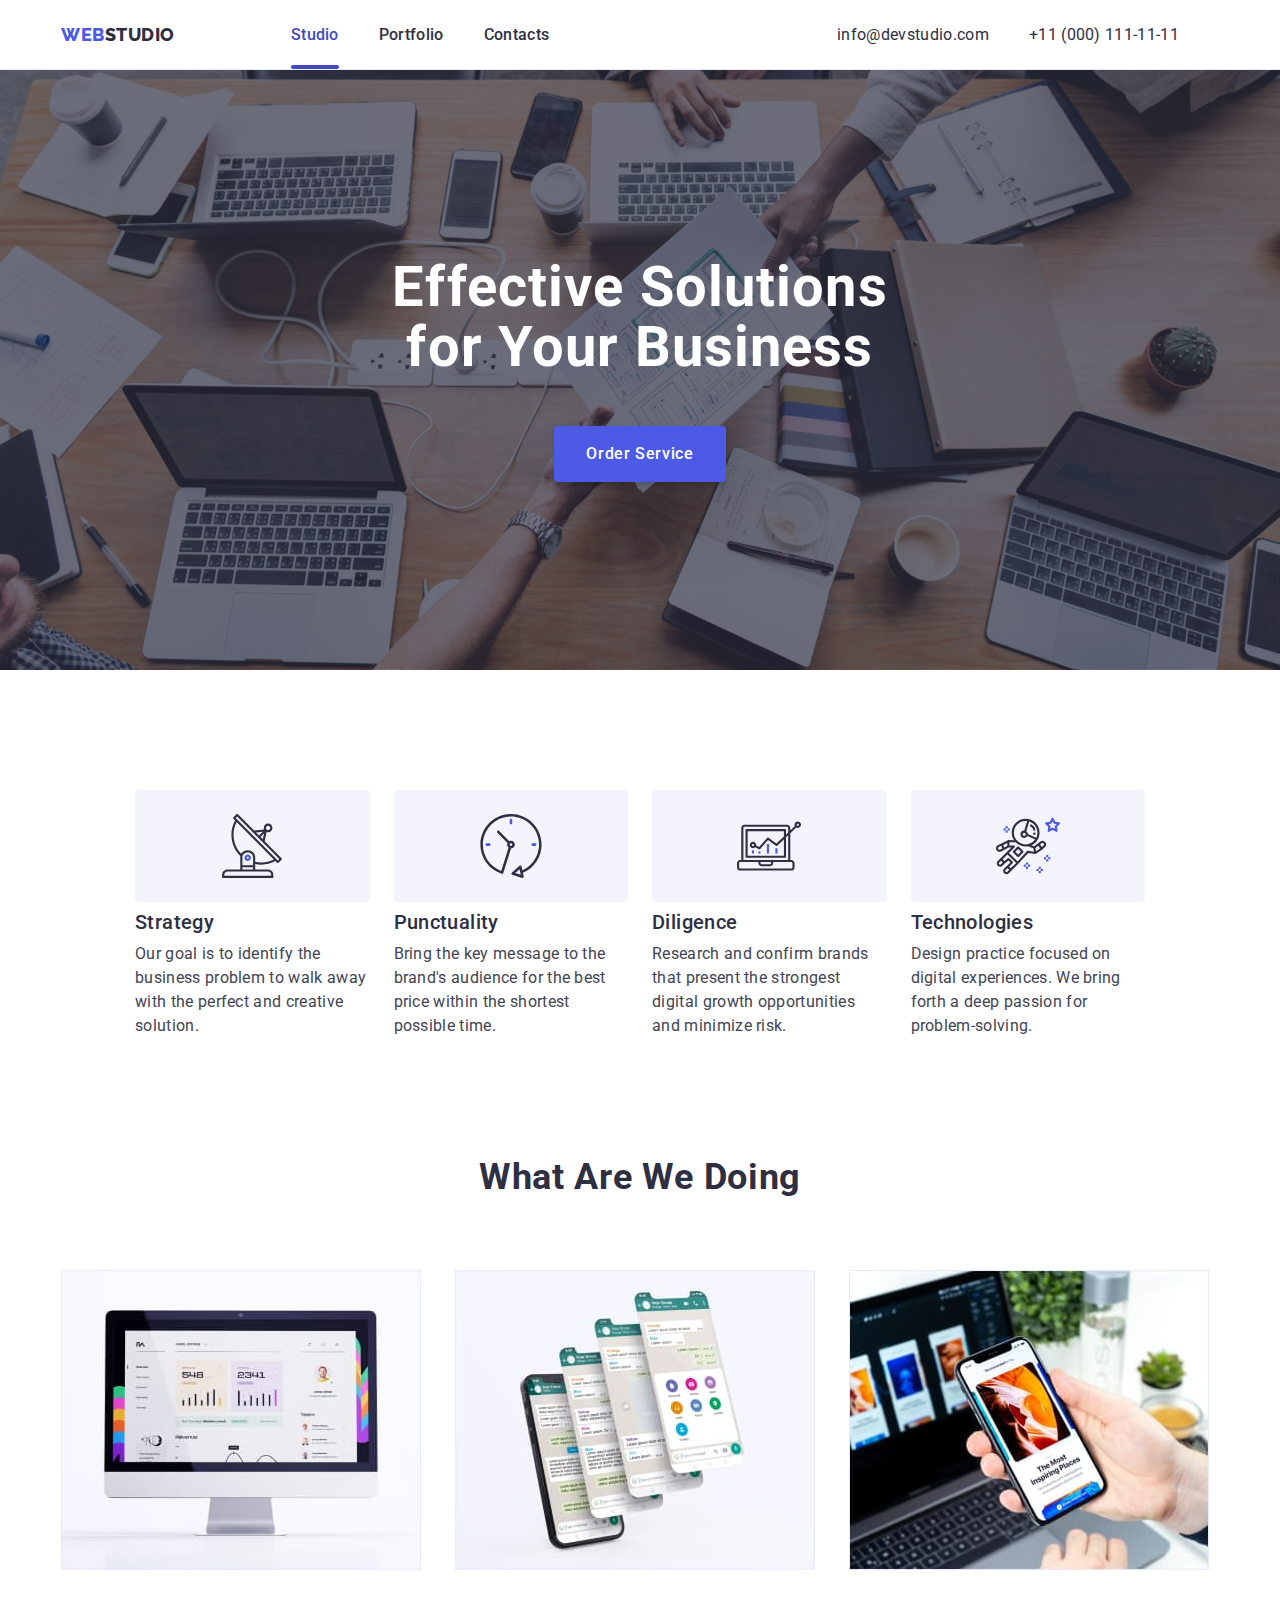
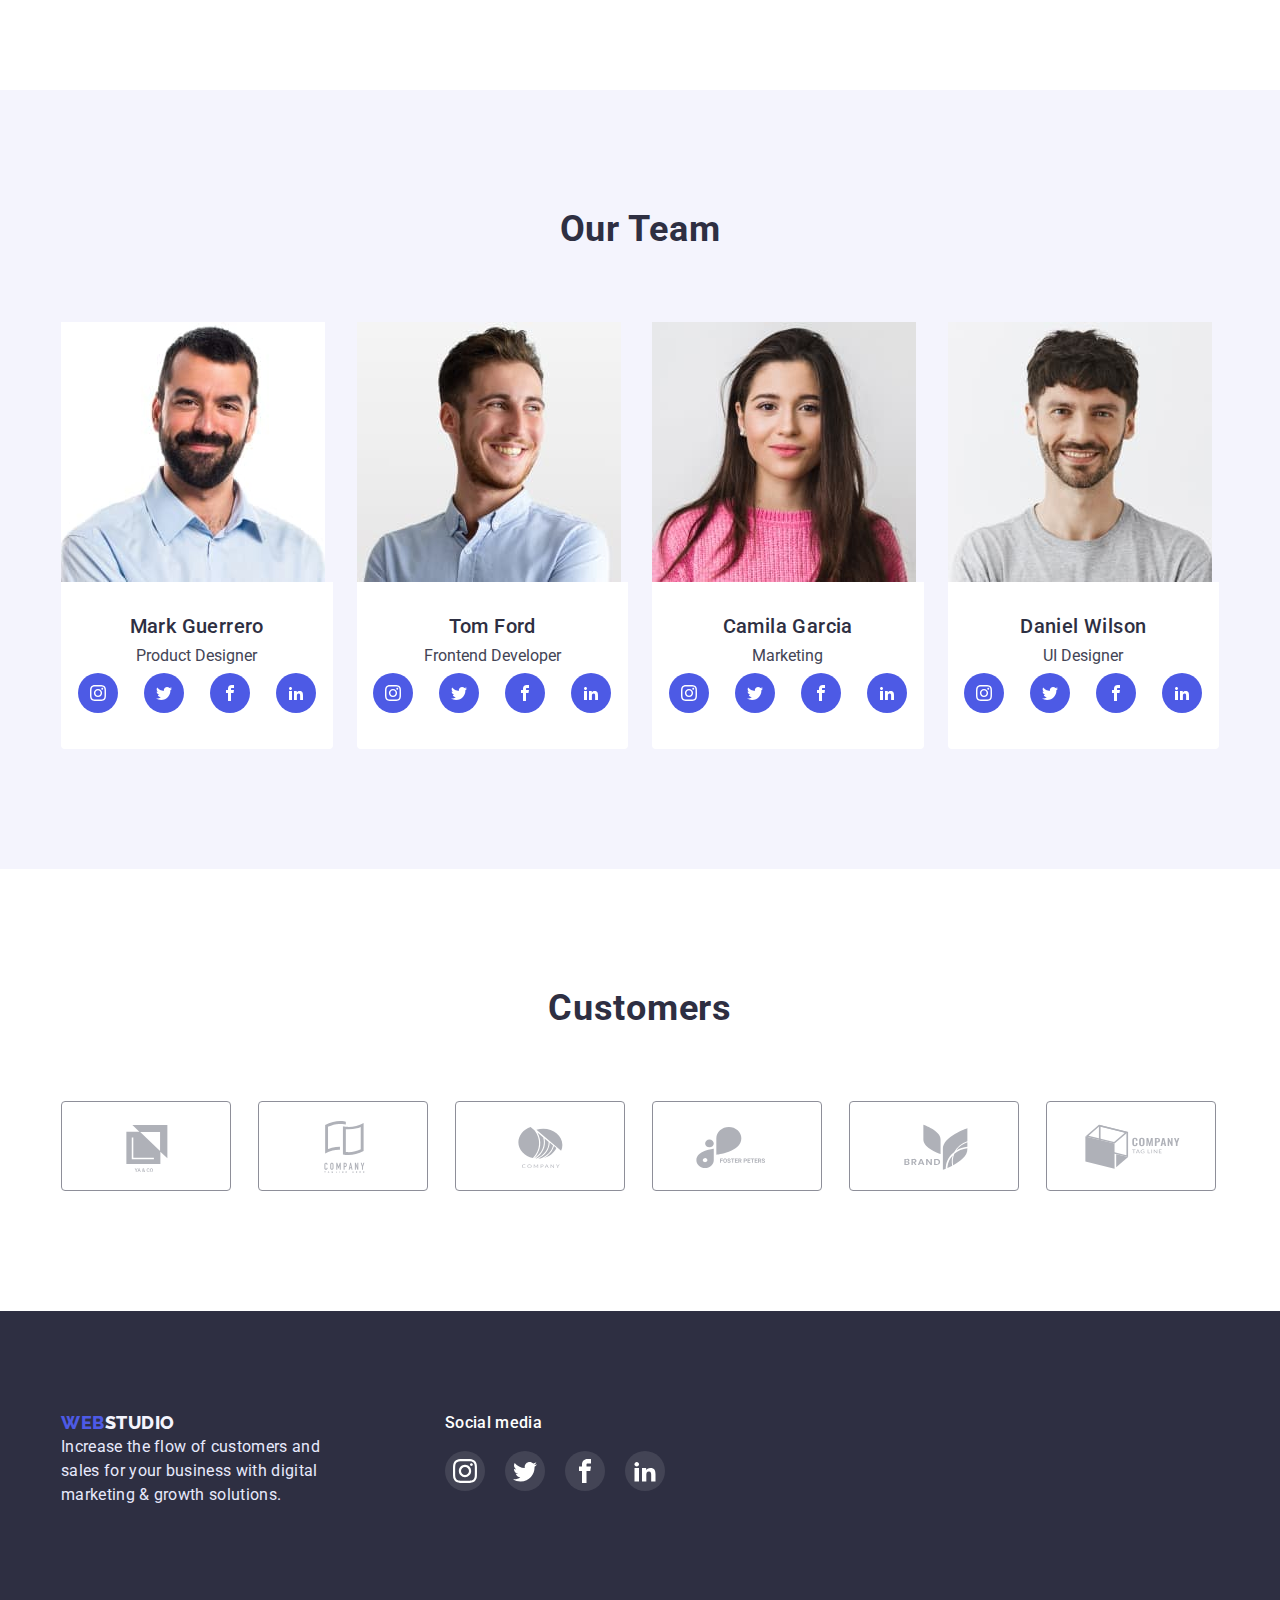
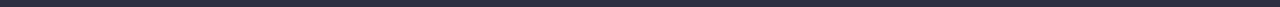
<file: index.html>
<!DOCTYPE html>
<html lang="en">
<head>
    <meta charset="UTF-8">
    <meta http-equiv="X-UA-Compatible" content="IE=edge">
    <meta name="viewport" content="width=device-width, initial-scale=1.0">
    <title>WebStudio</title>
    <link rel="preconnect" href="https://fonts.googleapis.com">
    <link rel="preconnect" href="https://fonts.gstatic.com" crossorigin>
    <link href="https://fonts.googleapis.com/css2?family=Raleway:wght@800&family=Roboto:wght@400;500;700;900&display=swap" rel="stylesheet">

    <link rel="stylesheet" href="https://cdnjs.cloudflare.com/ajax/libs/modern-normalize/1.1.0/modern-normalize.min.css" integrity="sha512-wpPYUAdjBVSE4KJnH1VR1HeZfpl1ub8YT/NKx4PuQ5NmX2tKuGu6U/JRp5y+Y8XG2tV+wKQpNHVUX03MfMFn9Q==" crossorigin="anonymous" referrerpolicy="no-referrer" />
<link rel="stylesheet" href="./css/styles.css">
</head>
<body>
    <!--Head-->
    <header class="header">
            <div class="container"><div class="header-justify">
        <nav class="header-nav">
            <a class="first-logo"
            href="./index.html">Web<span class="second-logo link">Studio</span></a>
            <ul class="list nav-list">
                <li class="header-item"><a href="./index.html" class="header-link  current">Studio</a></li>
                <li class="header-item"><a href="./portfolio.html" class="header-link link active">Portfolio</a></li>
                <li class="header-item"><a href="#" class="header-link link active">Contacts</a></li>
            </ul>
            
        </nav>
        <address class="contact-list">
             <ul class="contact-list list">
                <li class="contact-item"><a class="contact-mail link active"
                    href="mailto:info@devstudio.com">info@devstudio.com</a>
                <li class="contact-item"><a class="contact-mail link active"
                    href="tel:+110001111111">+11 (000) 111-11-11</a>
                </li>
            </ul>
        </address>
        </div>
        </div>
    </header>
    <!--Main-->
    <main>
    <!--Hero-->
    <!--Section 1-->
        <section class="hero">
            <div class="container">
            <h1 class="hero-title">Effective Solutions for Your Business</h1>
            <button type="button" class="button-hero" data-modal-open>Order Service</button>
            </div>
        </section>
        <!--/Section 1-->
       <!--Section 2-->
       <section class="section features-section">
        <h2 class="visually-hidden">Adantages</h2>
        <div class="container">
        <ul class="features-list">
        <li class="features-item item">
            <div class="item-box">
                <svg class="features-list-icon" width="64" height="64">
                    <use href="./images/sprite-3.svg#antenna"></use>
                </svg>
            </div>
        <h3 class="features-title">Strategy</h3>
       <p class="features-desc"> Our goal is to identify the business
        problem to walk away with the perfect and creative solution.</p>
        </li>
        <li class="features-item item">
            <div class="item-box">
                <svg class="features-list-icon" width="64" height="64">
                    <use href="./images/sprite-3.svg#clock"></use>
                </svg>
            </div>
        <h3 class="features-title">Punctuality</h3>
        <p class="features-desc">Bring the key message to the brand's audience for the best price within the shortest possible time.</p>
        </li>
        <li class="features-item item">
            <div class="item-box">
                <svg class="features-list-icon" width="64" height="64">
                    <use href="./images/sprite-3.svg#diagram"></use>
                </svg>
            </div>
        <h3 class="features-title">Diligence</h3>
        <p class="features-desc">Research and confirm brands that present the strongest digital growth opportunities and minimize risk.</p>
        </li>
        <li class="features-item item">
            <div class="item-box">
                <svg class="features-list-icon" width="64" height="64">
                    <use href="./images/sprite-3.svg#astronaut"></use>
                </svg>
            </div>
        <h3 class="features-title">Technologies</h3>
        <p class="features-desc">Design practice focused on digital experiences. We bring forth a deep passion for problem-solving.</p>
        </li>
        </ul>
        </div>
    </section>
    <!--/Section 2-->
<!--Section 3-->
<section class="abilities-section">
    <div class="container">
<h2 class="headline">What Are We Doing </h2>
<ul class="abilities-set">
    <li class="card-item"><img src="./images/rectangle-computer.jpg" width="360" alt="Computer"></li>
    <li class="card-item"><img src="./images/rectangle-screens.jpg" width="360" alt="Screens"></li>
    <li class="card-item"><img src="./images/rectangle-phone.jpg" width="360" alt="Phone and computer"></li>
</ul>
</div>
</section>
<!--/Section 3-->
<!--Section 4-->
<section class="team-section">
    <div class="container">
<h2 class="header-team">Our Team</h2>
<ul class="list team-list">
<li class="item"><img src="./images/new.jpg" width="264" alt="Man">
    <div class="team-descr">
    <h3 class="about-title">Mark Guerrero</h3>
    <p class="about-subtitle">Product Designer</p>
    <ul class="social-list list">
        <li class="social-list-item">
        <a href="" class="social-list-link">
            <svg class="social-list-icon" width="16" height="16">
            <use href="./images/sprite-3.svg#instagram"></use>
            </svg>
            </a>
            </li>
            <li class="social-list-item">
            <a href="" class="social-list-link">
                <svg class="social-list-icon" width="16" height="16">
                <use href="./images/sprite-3.svg#twitter"></use>
                </svg>
                </a>
            </li>
                <li class="social-list-item">
                <a href="" class="social-list-link">
                    <svg class="social-list-icon" width="16" height="16">
                    <use href="./images/sprite-3.svg#facebook"></use>
                    </svg>
                    </a>
                </li>
                    <li class="social-list-item">
                    <a href="" class="social-list-link">
                        <svg class="social-list-icon" width="16" height="16">
                        <use href="./images/sprite-3.svg#linkedin"></use>
                        </svg>
                        </a>
            </li>
            </ul>
    </div>
</li>
<li class="item"><img src="./images/new1.jpg" width="264" alt="Man">
    <div class="team-descr">
    <h3 class="about-title">Tom Ford</h3>
    <p class="about-subtitle">Frontend Developer</p>
    <ul class="social-list list">
        <li class="social-list-item">
        <a href="" class="social-list-link">
            <svg class="social-list-icon" width="16" height="16">
            <use href="./images/sprite-3.svg#instagram"></use>
            </svg>
        </a>
        </li>
        <li class="social-list-item">
            <a href="" class="social-list-link">
                <svg class="social-list-icon" width="16" height="16">
                <use href="./images/sprite-3.svg#twitter"></use>
                </svg>
                </a>
                </li>
                <li class="social-list-item">
                <a href="" class="social-list-link">
                    <svg class="social-list-icon" width="16" height="16">
                    <use href="./images/sprite-3.svg#facebook"></use>
                    </svg>
                    </a>
                    </li>
                    <li class="social-list-item">
                    <a href="" class="social-list-link">
                        <svg class="social-list-icon" width="16" height="16">
                        <use href="./images/sprite-3.svg#linkedin"></use>
                        </svg>
                        </a>
            </li>
            </ul>
    </div>
</li>
<li class="item"><img src="./images/new2.jpg" width="264" alt="Woman">
    <div class="team-descr">
    <h3 class="about-title">Camila Garcia</h3>
    <p class="about-subtitle">Marketing</p>
    <ul class="social-list list">
        <li class="social-list-item">
        <a href="" class="social-list-link">
            <svg class="social-list-icon" width="16" height="16">
            <use href="./images/sprite-3.svg#instagram"></use>
            </svg>
            </a>
            </li>
            <li class="social-list-item">
            <a href="" class="social-list-link">
                <svg class="social-list-icon" width="16" height="16">
                <use href="./images/sprite-3.svg#twitter"></use>
                </svg>
                </a>
                </li>
                <li class="social-list-item">
                <a href="" class="social-list-link">
                    <svg class="social-list-icon" width="16" height="16">
                    <use href="./images/sprite-3.svg#facebook"></use>
                    </svg>
                    </a>
                    </li>
                    <li class="social-list-item">
                    <a href="" class="social-list-link">
                        <svg class="social-list-icon" width="16" height="16">
                        <use href="./images/sprite-3.svg#linkedin"></use>
                        </svg>
                        </a>
            </li>
            </ul>
            
    </div>
</li>
<li class="item"><img src="./images/new3.jpg" width="264" alt="Man">
    <div class="team-descr">
    <h3 class="about-title">Daniel Wilson</h3>
    <p class="about-subtitle">UI Designer</p>
    <ul class="social-list list">
        <li class="social-list-item">
        <a href="" class="social-list-link">
            <svg class="social-list-icon" width="16" height="16">
            <use href="./images/sprite-3.svg#instagram"></use>
            </svg>
            </a>
            </li>
            <li class="social-list-item">
            <a href="" class="social-list-link">
                <svg class="social-list-icon" width="16" height="16">
                <use href="./images/sprite-3.svg#twitter"></use>
                </svg>
                </a>
                </li>
                <li class="social-list-item">
                <a href="" class="social-list-link">
                    <svg class="social-list-icon" width="16" height="16">
                    <use href="./images/sprite-3.svg#facebook"></use>
                    </svg>
                    </a>
                    </li>
                    <li class="social-list-item">
                    <a href="" class="social-list-link">
                        <svg class="social-list-icon" width="16" height="16">
                        <use href="./images/sprite-3.svg#linkedin"></use>
                        </svg>
                        </a>
          
            </ul>
    </div>
</li>
</ul>
</div>
</section>
<!--/Section 4-->
<section class="customers-section">
<div class="container">
    <h2 class="clients-headline">Customers</h2>
    <ul class="clients-list list">
        <li class="clients-item">
            <a href="" class="clients-link link">
            <svg class="clients-icon" width="104" height="56">
                <use href="./images/sprite-3.svg#logo-5"></use>
            </svg>
        </a>
    </li>
    <li class="clients-item">
        <a href="" class="clients-link link">
        <svg class="clients-icon" width="104" height="56">
            <use href="./images/sprite-3.svg#logo-4"></use>
        </svg>
    </a>
</li> 
<li class="clients-item">
    <a href="" class="clients-link link">
    <svg class="clients-icon" width="104" height="56">
        <use href="./images/sprite-3.svg#logo-3"></use>
    </svg>
</a>
</li>
<li class="clients-item">
    <a href="" class="clients-link link">
    <svg class="clients-icon" width="104" height="56">
        <use href="./images/sprite-3.svg#logo-2"></use>
    </svg>
</a>
</li>
<li class="clients-item">
    <a href="" class="clients-link link">
    <svg class="clients-icon" width="104" height="56">
        <use href="./images/sprite-3.svg#logo-1"></use>
    </svg>
</a>
</li>
<li class="clients-item">
    <a href="" class="clients-link link">
    <svg class="clients-icon" width="104" height="56">
        <use href="./images/sprite-3.svg#logo-6"></use>
    </svg>
</a>
</li>
        </ul>
    </div>
    </section>
</main>
<!--/Main-->
    <!--Footer-->
    <footer class="page-footer">
        <div class="container">
            <div>
        <a class="footer-logo"
        href="./index.html">Web<span class="footer-second-logo link">Studio</span></a>
    <p class="footer-description"> Increase the flow of customers and sales for your business with digital marketing & growth solutions.</p>
</div>
<div class="footer-social-media">
<h3 class="footer-headline">Social media</h3>
<ul class="footer-social-list list">
    <li class="footer-social-item">
    <a href="" class="footer-social-link link">
        <svg class="footer-social-icon" width="24" height="24">
            <use href="./images/sprite-3.svg#instagram"></use>
        </svg>
    </a>
    </li>
    <li class="footer-social-item">
        <a href="" class="footer-social-link link">
            <svg class="footer-social-icon" width="24" height="24">
                <use href="./images/sprite-3.svg#twitter"></use>
            </svg>
        </a>
        </li>
        <li class="footer-social-item">
            <a href="" class="footer-social-link link">
                <svg class="footer-social-icon" width="24" height="24">
                    <use href="./images/sprite-3.svg#facebook"></use>
                </svg>
            </a>
            </li>
            <li class="footer-social-item">
                <a href="" class="footer-social-link link">
                    <svg class="footer-social-icon" width="24" height="24">
                        <use href="./images/sprite-3.svg#linkedin"></use>
                    </svg>
                </a>
                </li>
</ul>
</div>
</div>
</footer>
<div class="backdrop is-hidden" data-modal>
    <div class="modal">
        <button type="button" data-modal-close class="modal-close-btn">
            <svg class="modal-close-btn-icon" width="8" height="8">
                <use href="./images/sprite-3.svg#icon-Vector-2">
                </use>
            </svg>
        </button>
    </div>
    </div>
<!--/Footer-->
<script src="./main.js/modal.js"></script>
</body>
</html>
</file>
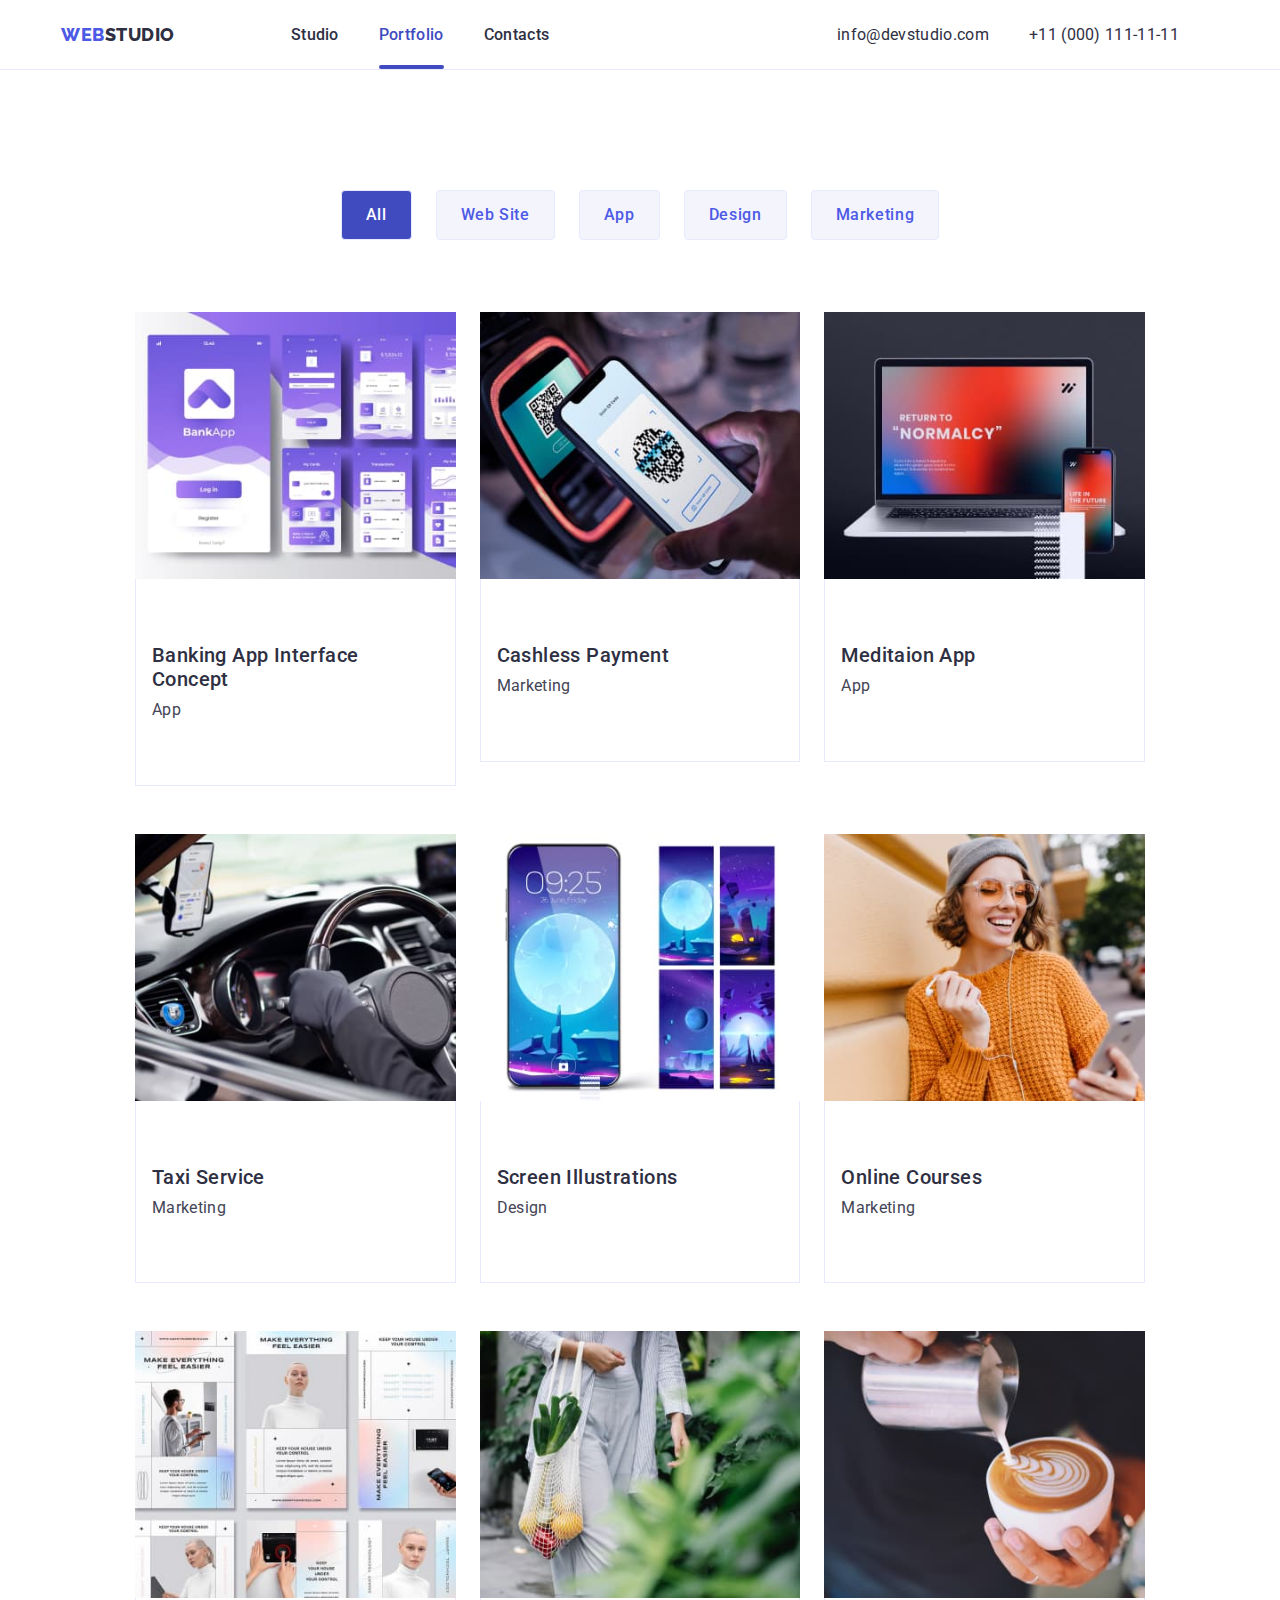
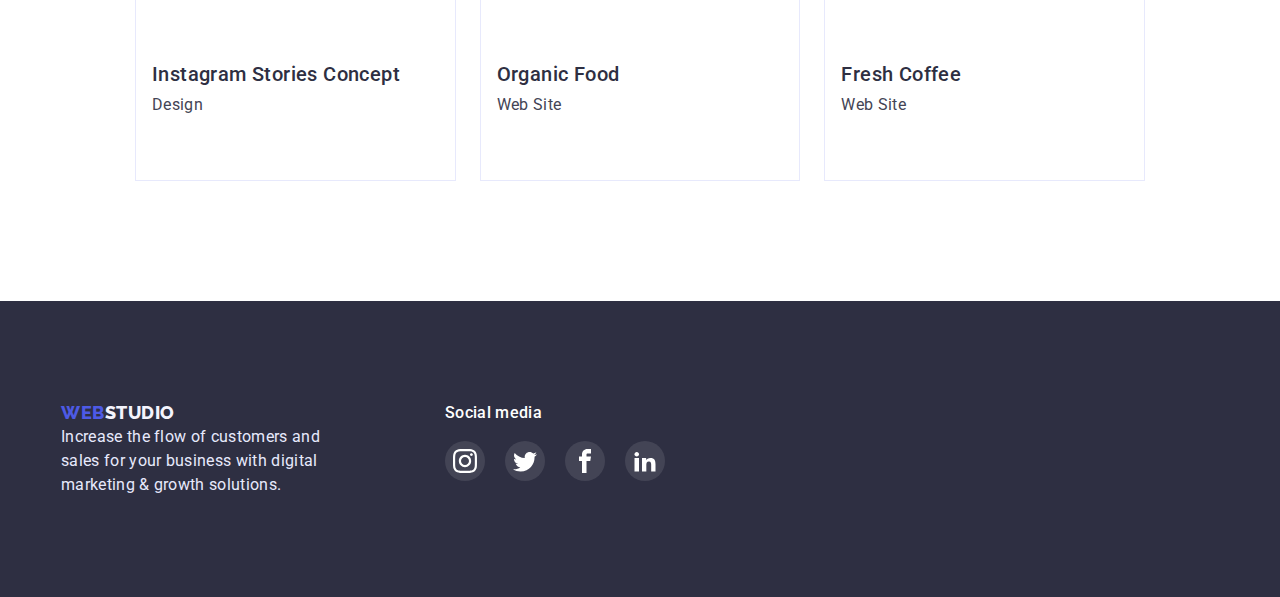
<file: portfolio.html>
<!DOCTYPE html>
<html lang="en">
<head>
    <meta charset="UTF-8">
    <meta http-equiv="X-UA-Compatible" content="IE=edge">
    <meta name="viewport" content="width=device-width, initial-scale=1.0">
    <title>Portfolio</title>
    <link rel="preconnect" href="https://fonts.googleapis.com">
    <link rel="preconnect" href="https://fonts.gstatic.com" crossorigin>
    <link href="https://fonts.googleapis.com/css2?family=Raleway:wght@800&family=Roboto:wght@400;500;700;900&display=swap" rel="stylesheet">
    <link rel="stylesheet" href="https://cdnjs.cloudflare.com/ajax/libs/modern-normalize/1.1.0/modern-normalize.min.css" integrity="sha512-wpPYUAdjBVSE4KJnH1VR1HeZfpl1ub8YT/NKx4PuQ5NmX2tKuGu6U/JRp5y+Y8XG2tV+wKQpNHVUX03MfMFn9Q==" crossorigin="anonymous" referrerpolicy="no-referrer" />
<link rel="stylesheet" href="./css/styles.css">
</head>

<body>
        <!--Head-->
    <header class="header">
        <div class="container"><div class="header-justify">
        <nav class="header-nav">
            <a class="first-logo"
            href="./index.html">Web<span class="second-logo link">Studio</span></a>
            <ul class="list nav-list">
                <li class="header-item"><a href="./index.html" class="header-link link">Studio</a></li>
                <li class="header-item"><a href="./portfolio.html" class="header-link current ">Portfolio</a></li>
                <li class="header-item"><a href="./portfolio.html" class="header-link link">Contacts</a></li>
            </ul>
        </nav>
        <address class="contact-list">
             <ul class="contact-list list">
                <li class="contact-item"><a class="contact-mail link"
                    href="mailto:info@devstudio.com">info@devstudio.com</a>
                <li class="contact-item"><a class="contact-tel link"
                    href="tel:+110001111111">+11 (000) 111-11-11</a>
                </li>
            </ul>
        </address>
        </div>
        </div>
    </header>
    <!--/Head-->
   <!--Main-->
   <main>
    <!--Hero section-->
        <section class="section about-hero-section">
            <div class="container">
            <h1 class="visually-hidden">Card and button list</h1>
            <ul class="about-button">
<li class="btn"><button type="button" class="button-primary">All</button></li>
<li class="btn"><button type="button" class="button-secondary">Web Site</button></li>
<li class="btn"><button type="button" class="button-secondary">App</button></li>
<li class="btn"><button type="button" class="button-secondary">Design</button></li>
<li class="btn"><button type="button" class="button-secondary">Marketing</button></li>          
            </ul>
        <ul class="about-list">
        <li class="about-item item">
            <a class="link" href="./portfolio.html">
                <div class="thumb">
            <img class="img" src="./images/image1.jpg" width="360" alt="Screens" height="300">
            <p class="thumb-overlay">14 Stylish and User-Friendly App Design Concepts·Task Manager App·Calorie Tracker App·Exotic Fruit Ecommerce App·Cloud Storage App</p>
            </div>
            <div class="img-text">
            <h2 class="item-subtitle">Banking App Interface Concept</h2>
            <p class="about-subtitle-text">App</p>
            </div>
            </a>
            </li>
        <li class="about-item item">
            <a class="link" href="./portfolio.html">
                <div class="thumb">
             <img src="./images/image2.jpg" width="360" alt="Qr-code" height="300">
             <p class="thumb-overlay">14 Stylish and User-Friendly App Design Concepts·Task Manager App·Calorie Tracker App·Exotic Fruit Ecommerce App·Cloud Storage App</p>
             </div>
            <div class="img-text">
             <h2 class="item-subtitle">Cashless Payment</h2>
            <p class="about-subtitle-text">Marketing</p>
            </div>
            </a>
            </li>
        <li class="about-item item">
            <a class="link" href="./portfolio.html">
                <div class="thumb">
            <img src="./images/image3.jpg" width="360" alt="Phone-computer" height="300">
            <p class="thumb-overlay">14 Stylish and User-Friendly App Design Concepts·Task Manager App·Calorie Tracker App·Exotic Fruit Ecommerce App·Cloud Storage App</p>
            </div>
            <div class="img-text">
            <h2 class="item-subtitle">Meditaion App</h2>
            <p class="about-subtitle-text">App</p>
            </div>
            </a>
            </li>
        <li class="about-item item">
            <a class="link" href="./portfolio.html">
                <div class="thumb">
            <img src="./images/image4.jpg" width="360" alt="Car" height="300">
            <p class="thumb-overlay">14 Stylish and User-Friendly App Design Concepts·Task Manager App·Calorie Tracker App·Exotic Fruit Ecommerce App·Cloud Storage App</p>
            </div>
            <div class="img-text">
            <h2 class="item-subtitle">Taxi Service</h2>
            <p class="about-subtitle-text">Marketing</p>
            </div>
            </a>
            </li>
        <li class="about-item item">
            <a class="link" href="./portfolio.html">
                <div class="thumb">
                <img src="./images/image5.jpg" width="360" alt="Wallpaper" height="300">
                <p class="thumb-overlay">14 Stylish and User-Friendly App Design Concepts·Task Manager App·Calorie Tracker App·Exotic Fruit Ecommerce App·Cloud Storage App</p>
                </div>
           <div class="img-text">
            <h2 class="item-subtitle"> Screen Illustrations</h2>
            <p class="about-subtitle-text">Design</p>
            </div>
            </a>
            </li>
        <li class="about-item item">
            <a class="link" href="./portfolio.html">
                <div class="thumb">
            <img src="./images/image6.jpg" width="360" alt="Girl" height="300">
            <p class="thumb-overlay">14 Stylish and User-Friendly App Design Concepts·Task Manager App·Calorie Tracker App·Exotic Fruit Ecommerce App·Cloud Storage App</p>
            </div>
            <div class="img-text">
            <h2 class="item-subtitle">Online Courses</h2>
            <p class="about-subtitle-text">Marketing</p>
            </div>
            </a>
            </li>
        <li class="about-item item">
            <a class="link" href="./portfolio.html">
                <div class="thumb">
             <img src="./images/image7.jpg" width="360" alt="Information" height="300">
             <p class="thumb-overlay">14 Stylish and User-Friendly App Design Concepts·Task Manager App·Calorie Tracker App·Exotic Fruit Ecommerce App·Cloud Storage App</p>
            </div>
                <div class="img-text">
             <h2 class="item-subtitle">Instagram Stories Concept</h2>
             <p class="about-subtitle-text">Design</p>
             </div>
             </a>
             </li>
        <li class="about-item item">
            <a class="link" href="./portfolio.html">
                <div class="thumb">
             <img src="./images/image8.jpg" width="360" alt="Woman-fruits" height="300">
             <p class="thumb-overlay">14 Stylish and User-Friendly App Design Concepts·Task Manager App·Calorie Tracker App·Exotic Fruit Ecommerce App·Cloud Storage App</p>
             </div>
             <div class="img-text">
             <h2 class="item-subtitle">Organic Food</h2>
             <p class="about-subtitle-text">Web Site</p>
             </div>
             </a>
            </li>
         <li class="about-item item">
            <a class="link" href="./portfolio.html">
                <div class="thumb">
        <img src="./images/image9.jpg" width="360" alt="Coffee" height="300">
        <p class="thumb-overlay">14 Stylish and User-Friendly App Design Concepts·Task Manager App·Calorie Tracker App·Exotic Fruit Ecommerce App·Cloud Storage App</p>
        </div>
             <div class="img-text">
        <h2 class="item-subtitle">Fresh Coffee</h2>
             <p class="about-subtitle-text">Web Site</p>
             </div>
             </a>
         </li>
    </ul>
</div>
    </section>
    <!--/Hero section-->
    </main>
    <!--/Main-->
    <!--Footer-->
    <footer class="page-footer">
        <div class="container">
            <div>
        <a class="footer-logo"
        href="./index.html">Web<span class="footer-second-logo link">Studio</span></a>
    <p class="footer-description"> Increase the flow of customers and sales for your business with digital marketing & growth solutions.</p>
</div>
<div class="footer-social-media">
<h3 class="footer-headline">Social media</h3>
<ul class="footer-social-list list">
    <li class="footer-social-item">
    <a href="" class="footer-social-link link">
        <svg class="footer-social-icon" width="24" height="24">
            <use href="./images/sprite-3.svg#instagram"></use>
        </svg>
    </a>
    </li>
    <li class="footer-social-item">
        <a href="" class="footer-social-link link">
            <svg class="footer-social-icon" width="24" height="24">
                <use href="./images/sprite-3.svg#twitter"></use>
            </svg>
        </a>
        </li>
        <li class="footer-social-item">
            <a href="" class="footer-social-link link">
                <svg class="footer-social-icon" width="24" height="24">
                    <use href="./images/sprite-3.svg#facebook"></use>
                </svg>
            </a>
            </li>
            <li class="footer-social-item">
                <a href="" class="footer-social-link link">
                    <svg class="footer-social-icon" width="24" height="24">
                        <use href="./images/sprite-3.svg#linkedin"></use>
                    </svg>
                </a>
                </li>
</ul>
</div>
</div>
</footer>
<!--/Footer-->
</body>
</html>
</file>
<file: css/styles.css>
:root{
    --accent-text-color: #2E2F42;
    --button-color: #4D5AE5;
    --contact-color: #434455;
    --title-color: #FFFFFF;
    --background-color:#404BBF;
    --footer-color: #F4F4FD;
    --body-color:#434455;
    --description-color:#E7E9FC;
    --clients-color:#8E8F99;
    --clients-link-color:#AFB1B8;
     }

.section{
  padding: 120px;
}
.container{
   max-width: 1158px;
   padding:0 15px;
   margin:0 auto;
}
h1,h2,h3,h4,h5,h6,p,ul{
   margin:0;
   padding:0;
}
 .header {
   display: block;
 font-weight: 600;
 font-size: 40px;
 line-height: 1.1;
 color:var(--accent-text-color);
 text-decoration: none;
 border-bottom: 1px solid var(--description-color) ;
 }
.header-justify{
   display: flex;
   justify-content: space-between;
   align-items: center;
}
 .header.container{
   display: flex;
 }
 .header-container{
 display: flex;
 background: var(--title-color);
 }
 a.decoration{
 color:var(--button-color);
 text-decoration: none; 
 }
 .header-nav{
 font-weight: 600;
 text-transform: uppercase;
 display: flex;
 align-items: center;
 }
 .contact-list{
   margin-left: auto;
 }
 .header-nav.li{
    margin-right: 40px;
    margin-left: 70px;
 }
 .header-nav.link{
 display: block;
 }
 .header-nav.item:last-child{
    margin-right: 0;
 }
 .first-logo{
 font-family: 'Raleway';
 font-weight: 800;
 font-size: 18px;
 line-height: 1.33;
 letter-spacing: 0.03em;
 text-transform: uppercase;
 color:var(--button-color);
 text-decoration: none;
 }
 .second-logo link > span{
 font-family: 'Raleway';
 font-weight: 800;
 font-size: 18px;
 line-height: 1.33;
 letter-spacing: 0.03em;
 text-transform: uppercase;
 color:var(--accent-text-color);
 text-decoration: none;

 }
 .nav-list {
   display: flex;
   margin-left: 76px;
 }
 .header-item{
    display: flex;
    margin-left: 40px;
 }
 .header-link {
    display: flex;
    font-weight: 500;
    font-size: 16px;
     line-height: 1.33;
     letter-spacing: 0.02em;
     color: var(--accent-text-color);
     text-transform: capitalize;
     padding-top:24px;
     padding-bottom:24px;
     position: relative;
     text-decoration: none;
     transition:background-color 250ms cubic-bezier(0.4, 0, 0.2, 1) ;
 }
 .header-link.active{
  transition: color 0.35s linear ;
  border-radius: 2px;
 }
 .current{
  color:var(--background-color) ;
 }
 .current::after{
 content:'';
 display:block;
 position:absolute;
 bottom: 0;
 left:0;
 width:100%;
 height:4px;
 border-radius: 2px;
 margin-top: 24px;
 background-color: var(--background-color);
 }
.header-link.active::after{
  content:'';
  left:0;
  width:100%;
  height:4px;
  position:absolute;
  bottom:0;
  border-radius: 2px;
}
 .header-link:hover,
 .header-link:focus{
     color: var(--background-color);
 }
 .link {
     text-decoration: none;
     font-style: normal;
     color:var(--accent-text-color);
 }
 .hero{
    background-image: linear-gradient(
      rgba(46,47, 66, 0.7),
     rgba(46, 47, 66, 0.7)
    ),
    url(../images/people-office.jpg);
    padding-top: 188px;
    padding-bottom: 188px;
    text-align: center;
    background-repeat: no-repeat;
    background-position: center center;
 }
 .background{
   width: 1440px;
   height: 600px;
    background-image:url(../images/bg.jpg);
    background-repeat: no-repeat;
    background-position: center;
    background-size:cover;
 }
 .hero-title{
 font-weight: 700;
 font-size: 56px;
 line-height: 1.07;
 letter-spacing: 0.02em;
 color:var(--title-color);
 margin: 0 auto 48px auto;
 max-width: 500px;
 text-align: center;
 }
 .contact-mail:hover,
 .contact-tel:hover{
   color:var(--background-color);
 }
.contact-item,
.header-item{
    display: flex;
 }
 .contact-list{
    display: flex;
    align-items: center;
 }
.contact-item{
    display: flex; 
    margin-left: auto;
    margin-right: 40px;
    font-weight: 400;
    font-size: 16px;
    line-height: 1.5;
    letter-spacing: 0.02em;
    font-style: normal;
    color: var(--secondary-black-color);
 }
 .contact-tel link{
 font-size: 16px;
 line-height: 1.33;
 letter-spacing: 0.02em;
 color: var(--contact-color);
 transition: transform 250ms cubic-bezier(0.4, 0, 0.2, 1);
}
 .contact-mail link{
 font-family: 'Roboto';
 font-style: normal;
 font-size: 16px;
 line-height: 1.33;
 letter-spacing: 0.02em;
 color:var(--contact-color);
 transition: transform 250ms cubic-bezier(0.4, 0, 0.2, 1);
}
 body{
 font-family:'Roboto', sans-serif;
 color:var(--body-color);
 margin:0;
 padding-left:0;
 }
 .visually-hidden {
 position: absolute;
 width: 1px;
 height: 1px;
 margin: -1px;
 border: 0;
 padding: 0;
 white-space: nowrap;
 clip-path: inset(100%);
 clip: rect(0 0 0 0);
 overflow: hidden;
 }
 .hero-container{
    height: 600px;
    margin-bottom : 0;
 }
 .button-hero{
 font-family:inherit;
 font-weight: 500;
 font-size: 16px;
 line-height: 1.5;
 padding: 16px 32px;
 letter-spacing: 0.04em;
 color:var(--title-color);
 background:var(--button-color);
 display: block;
 margin:auto;
 box-shadow: 0px 4px 4px rgba(0, 0, 0, 0.15);
 border-radius: 4px;
 text-align: center;
 border: none;
 cursor: pointer;
 transition: background-color 250ms 
 cubic-bezier(0.4, 0, 0.2, 1);
}
 .button-hero:hover,
 .button-hero:focus{
     background:var(--background-color);
 }
 .about-button{
    display:flex;
    justify-content: center;
    margin-bottom: 72px;
    gap: 24px;
 }
 .button-primary{
 font-family:inherit;
 font-weight: 500;
 font-size: 16px;
 line-height: 24px;
 letter-spacing: 0.04em;
 color: var(--title-color);
 cursor: pointer;
 display: inline-block;
 background: var(--background-color) ;
 border-radius: 4px;
 border: 1px solid var(--description-color);
 padding: 12px 24px;
 transition:  transform 250ms cubic-bezier(0.4, 0, 0.2, 1);
}
 .button-primary:focus,
 .button-primary:hover{
 color: var(--button-color);
 }
 .button-secondary{
 font-family:inherit;
 font-weight: 500;
 font-size: 16px;
 line-height: 1.5;
 display: inline-block;
 letter-spacing: 0.04em;
 color: var(--button-color);
 cursor: pointer;
 background:var(--footer-color);
 border: 1px solid var(--description-color);
 border-radius: 4px;
 padding: 12px 24px;
 cursor: pointer;
 transition: color 250ms cubic-bezier(0.4, 0, 0.2, 1),
 background-color 250ms cubic-bezier(0.4, 0, 0.2, 1);
}
 .button-secondary:focus,
 .button-secondary:hover{
 color: var(--title-color);
 background-color: var(--background-color);
 }
 li{
 list-style-type:none;
 }
 .test-container{
    display: flex;
    width:1158px;
    padding-left:15px;
    padding-right:15px;
    margin-left: auto;
    margin-right: auto;
 }
 .about-list{
   display: flex;    
   flex-wrap: wrap;
   gap:48px 24px;
   padding-left :0;
   margin:0;
 }
 img{
   display: block;
   max-width: 100%;
   height: auto;
 }
 .list-item {
   width:calc((100% - 48px) /3);
   margin-right: 24px;
   margin-bottom:48px;
   gap: 24px;
 }
.list-item:nth-child(-n+3){
flex-basis: calc((100% - 48px) /3);
}
 .about-item.item{
  flex-basis:calc((100% - 48px) /3);
  transition: transform 250ms cubic-bezier(0.4, 0, 0.2, 1) ;
}
.about-item:hover,
.about-item:focus{
  box-shadow: 0px 1px 6px rgba(46, 47, 66, 0.08), 0px 1px 1px rgba(46, 47, 66, 0.16), 0px 2px 1px rgba(46, 47, 66, 0.08);
}
.img-text{
   padding-top:32px;
   padding-bottom: 32px;
   padding-left: 16px;
   margin-right: 0;
   border: 1px solid var(--description-color);
}
 .flex-container{
    display: flex;
    flex-wrap: wrap;
    display: contents;
 }
 .flex-element{
    width: calc(100%/3);
    margin-right: 30px;
 }
.flex-element:nth-child(3n){
    margin-right: 0;
}
 .flex-element:nth-child(3n+1){
    margin-right: 0;
 } 
 .features-section {
  padding-top: 120px;
  padding-bottom: 120px;
 }
 .features-item {
   gap: 24px;
   flex-basis: calc((100% - 72px) /4);
 }
.item-box{
   display: flex;
   justify-content:center;
   align-items: center;
   height: 112px;
   background-color:var(--footer-color);
   border-radius: 4px;
 }
 .features-title{
 font-weight: 500;
 font-size: 20px;
 line-height: 1.2;
 letter-spacing: 0.02em;
 color:var(--accent-text-color);
 margin-top: 8px;
 margin-bottom: 8px;
 }
 .features-list{
   display:flex;
   gap:24px;
   flex-wrap: wrap;
 }
 .features-desc{
 font-weight: 400;
 font-size: 16px;
 line-height:1.5;
 letter-spacing: 0.02em;
 color:var(--body-color);
 }
 .headline{
 font-weight: 700;
 font-size: 36px;
 line-height: 1.11;
 letter-spacing: 0.02em;
 text-transform:capitalize;
 color:var(--accent-text-color);
 justify-content: center;
 text-align: center;
 margin-bottom: 72px;
 }
 .abilities-section{
   padding-top: 0;
   padding-bottom: 120px;
 }
 .abilities-set{
   display: flex;
   gap: 24px;
   flex-wrap: wrap;
 }
.abilities-set.item{
   flex-basis: calc((100% - 48px) / 2);
}
 .team-list{
   padding: 0;
   margin: 0;
   display: flex;
   justify-content: center;
   gap: 24px;
   flex-wrap: wrap;
 }
 .team-descr {
 padding: 32px 16px 32px 16px;
 background-color: var(--title-color);
 border-radius: 0px 0px 4px 4px;
 text-align: center;
 }
.item{
   flex-basis: calc((100% - 72px) / 4);
}
.card-item{
   flex-basis: calc((100% - 48px) / 3);
}
.card-content{
   padding-top: 32px;
   padding-right: 65px;
   padding-left: 65px;
 }
.abilities-cards{
   display: flex;
  }
 .team-section{
   padding-top: 120px;
  padding-bottom: 120px;
   background:var(--footer-color);
 }
 .header-team{
 font-weight: 700;
 font-size: 36px;
 line-height: 1.11;
 letter-spacing: 0.02em;
 text-transform: capitalize;
 color: var(--accent-text-color);
 text-align: center;
 margin-bottom: 72px;
 }
 .social-list-link{
    width: 40px;
    height:40px;
    border-radius: 50%;
    background-color:var(--button-color);
    display:inline-block;
    transition: background-color 250ms cubic-bezier(0.4, 0, 0.2, 1);
  }
 .social-list-item{
  flex-basis:calc((100% - 72px) /4);
 }
 .social-list{
    display: flex;
    justify-content: center;
    margin-top: 8px;
    gap: 24px;
 }
 .social-list-icon{
    display: inline-block;
    fill:var(--title-color);
    height: 40px;
}
.social-list-link:hover,
.social-list-link:focus{
   background-color:var(--background-color);
}
 .about-hero-section{
  padding-top: 120px;
   padding-bottom: 120px;
 }
 .about-list{
 display: flex;
 flex-wrap: wrap;
 gap: 48px 24px;
 padding-left: 0;
 transition: transform 250ms cubic-bezier(0.4, 0, 0.2, 1);
}
 .about-list .link:is(:hover,:focus){
   box-shadow: 0px 1px 6px rgba(46, 47, 66, 0.08), 0px 1px 1px rgba(46, 47, 66, 0.16), 0px 2px 1px rgba(46, 47, 66, 0.08);
 }
 .img-text{
 padding: 32px 16px;
   border-top: none;
 }
 .about-description {
 font-weight: 500;
 font-size: 16px;
 line-height: 1.33;
 letter-spacing: 0.04em;
 color:var(--button-color);
 }
 .about-title {
 font-weight: 500;
 font-size: 20px;
 line-height: 1.2;
 letter-spacing: 0.02em;
 color:var(--accent-text-color);
 text-align: center;
 margin-bottom: 8px;
 }
 .list{
     list-style: none;
 }
 .about-subtitle-text{
 font-weight: 400;
 font-size: 16px;
 line-height: 1.33;
 letter-spacing: 0.02em;
 color:var(--body-color);
 text-align: center;
 }
 .item-subtitle{
   font-weight: 500;
   font-size: 20px;
   line-height: 1.2;
   letter-spacing: 0.02em;
   color:var(--accent-text-color);
   text-align:left;
   margin-top: 32px;
   margin-bottom: 8px;
   }
   .about-subtitle-text {
   font-weight: 400;
   font-size: 16px;
   line-height: 1.33;
   letter-spacing: 0.02em;
   color:var(--body-color);
   text-align:left;
  margin-bottom: 32px;
 }
 .thumb{
position:relative;
overflow: hidden;
}
 .thumb:before{
  content:'';
  display:block;
  position: absolute;
  top:0;
  left:0;
  width:100%;
  height:100%;
  background: var(--button-color);
  transform: translateY(100%);
  opacity:0;
  font-weight: 400;
  font-size: 16px;
  line-height: 1.5;
  letter-spacing: 0.02em;
  transition: opacity 0.25s, transform 0.25s;
 }
 .thumb:hover .thumb-overlay,
 .thumb:focus .thumb-overlay{
  transform:translateY(0);
  opacity:1;
 }
.thumb-overlay{
  position: absolute;
  color: var(--footer-color);
  background: var(--button-color);
  transform:translateY(100%);
  position: absolute;
  top: 0px;
  left: 0px;
  width:100%;
  height:100%;
  opacity:0;
  font-size: 16px;
  line-height: 1.5;
  letter-spacing: 0.2em;
  transition: transform 250ms cubic-bezier(0.4, 0, 0.2, 1), opacity 250ms cubic-bezier(0.4, 0, 0.2, 1);
  padding: 40px 32px;
}
 .customers-section{
  padding-bottom: 120px;
 }
 .clients-headline{
   font-family: 'Roboto';
   font-style: normal;
   font-weight: 700;
   font-size: 36px;
   line-height: 1.11;
   text-align: center;
   letter-spacing: 0.02em;
   text-transform: capitalize;
   color: var(--accent-text-color);
   margin-top: 120px;
   margin-bottom: 72px;
 }
 .clients-list{
  display: flex;
  gap: 24px;
  justify-content: center;

 }
 .clients-link{
display: flex;
align-items: center;
justify-content: center;
border: 1px solid var(--clients-color);
border-radius: 4px;
width: 168px;
height: 88px;
color:var(--clients-link-color);
transition:color 250ms cubic-bezier(0.4, 0, 0.2, 1) ;

}
 .clients-item{
  flex-basis: calc((100% - 120px)/6);
 }
 .clients-icon{
   fill:currentColor;
 }
 .clients-link:is(:hover, :focus){
 color:var(--background-color);
 border: 1px solid var(--background-color);
 }
 .page-footer.container{
   display: flex;
 }
 .page-footer{
 color:var(--footer-color);
 background-color:var(--accent-text-color);
 padding-top: 100px;
 padding-bottom: 100px;
 }
 a.decoration{
 text-decoration: none; 
 }
 .footer-logo{
 font-family:'Raleway';
 font-weight: 800;
 font-size: 18px;
 line-height: 1.3;
 letter-spacing: 0.03em;
 text-transform: uppercase;
 color:var(--button-color);
 text-decoration: none;
 margin-bottom: 16px;
 }
 .footer-second-logo {
 font-family:'Raleway';
 font-weight:800;
 font-size: 18px;
 line-height: 1.33;
 letter-spacing: 0.03em;
 text-transform: uppercase;
 color:var(--footer-color);
 text-decoration: none;
 }
 .footer-description{
 width:264px;
 font-size: 16px;
 line-height: 1.5;
 letter-spacing: 0.02em;
 color:var(--description-color);
 }
 .footer-headline{
   font-family: 'Roboto';
   font-style: normal;
   font-weight: 500;
   font-size: 16px;
   line-height: 1.5;
   letter-spacing: 0.02em;
   margin-bottom: 16px;
   color: var(--title-color);
   text-align: left; 
 }
 .footer-social-media{
 margin-left: 120px;
 }
 .footer-social-list{
   display: flex;
   gap: 16px;
   justify-content: center;
 }
 .footer-social-item{
   width: 44px;
   height: 44px;
 }
 .footer-social-icon{
   fill:var(--title-color);
 }
 .footer-social-link:hover{
   background: #31D0AA;
 }
 .footer-social-link{
   display: flex;
   justify-content: center;
   align-items: center; 
   width: 40px;
   height: 40px;
   border-radius: 50%;
   background-color: rgba(255, 255, 255, 0.1);
   transition: color 250ms cubic-bezier(0.4, 0, 0.2, 1),
   background-color 250ms cubic-bezier(0.4, 0, 0.2, 1)
 }
 .page-footer .container{
   display: flex;
 }
 .backdrop{
  position:fixed;
  top:0;
  left:0;
  width: 408px;
  width:100%;
  height:100%;
  z-index:100;
  transition:opacity 250ms cubic-bezier(0.4, 0, 0.2, 1), visibility 250ms cubic-bezier(0.4, 0, 0.2, 1);
  background-color: rgba(46, 47, 66, 0.4);
 }
 .backdrop.is-hidden{
  opacity:0;
  visibility:hidden;
  pointer-events:none;
 }
 .backdrop.is-hidden .modal{
  transform: translate(-50%, -50%) scale(1.2);
 }
 .modal{
  position:absolute;
  max-width: 408px;
  width: 100%;
  height: 576px;
  top: 50%;
  left: 50%;
  transform:translate(-50% , -50%);
  padding: 24px;
  background-color:var(--title-color);
  border-radius: 4px;
  color:#000;
  transition: transform 250ms cubic-bezier(0.4, 0, 0.2, 1);
 }
 .modal-close-btn{
  color:#000;
 border-radius: 50%;
 top:24px;
 right: 24px;
 width: 24px;
 height: 24px;
 display:flex;
 justify-content: center;
 align-items: center;
 position:absolute;
 border: 1px solid rgba(0, 0, 0, 0.1);
 transition:  transform 250ms cubic-bezier(0.4, 0, 0.2, 1);
}
 .modal-close-btn-icon{
  width:100%;
  height: 100%;
  display: flex;
  justify-content: center;
}
 .modal-close-btn:hover,
 .modal-close-btn:focus{
 background:var(--background-color);
 color:#fff;
 }
 .modal-close-btn:hover,
 .modal-close-btn-icon,
 .modal-close-btn:focus,
 .modal-close-btn-icon{
  fill:currentColor;
 }
</file>
